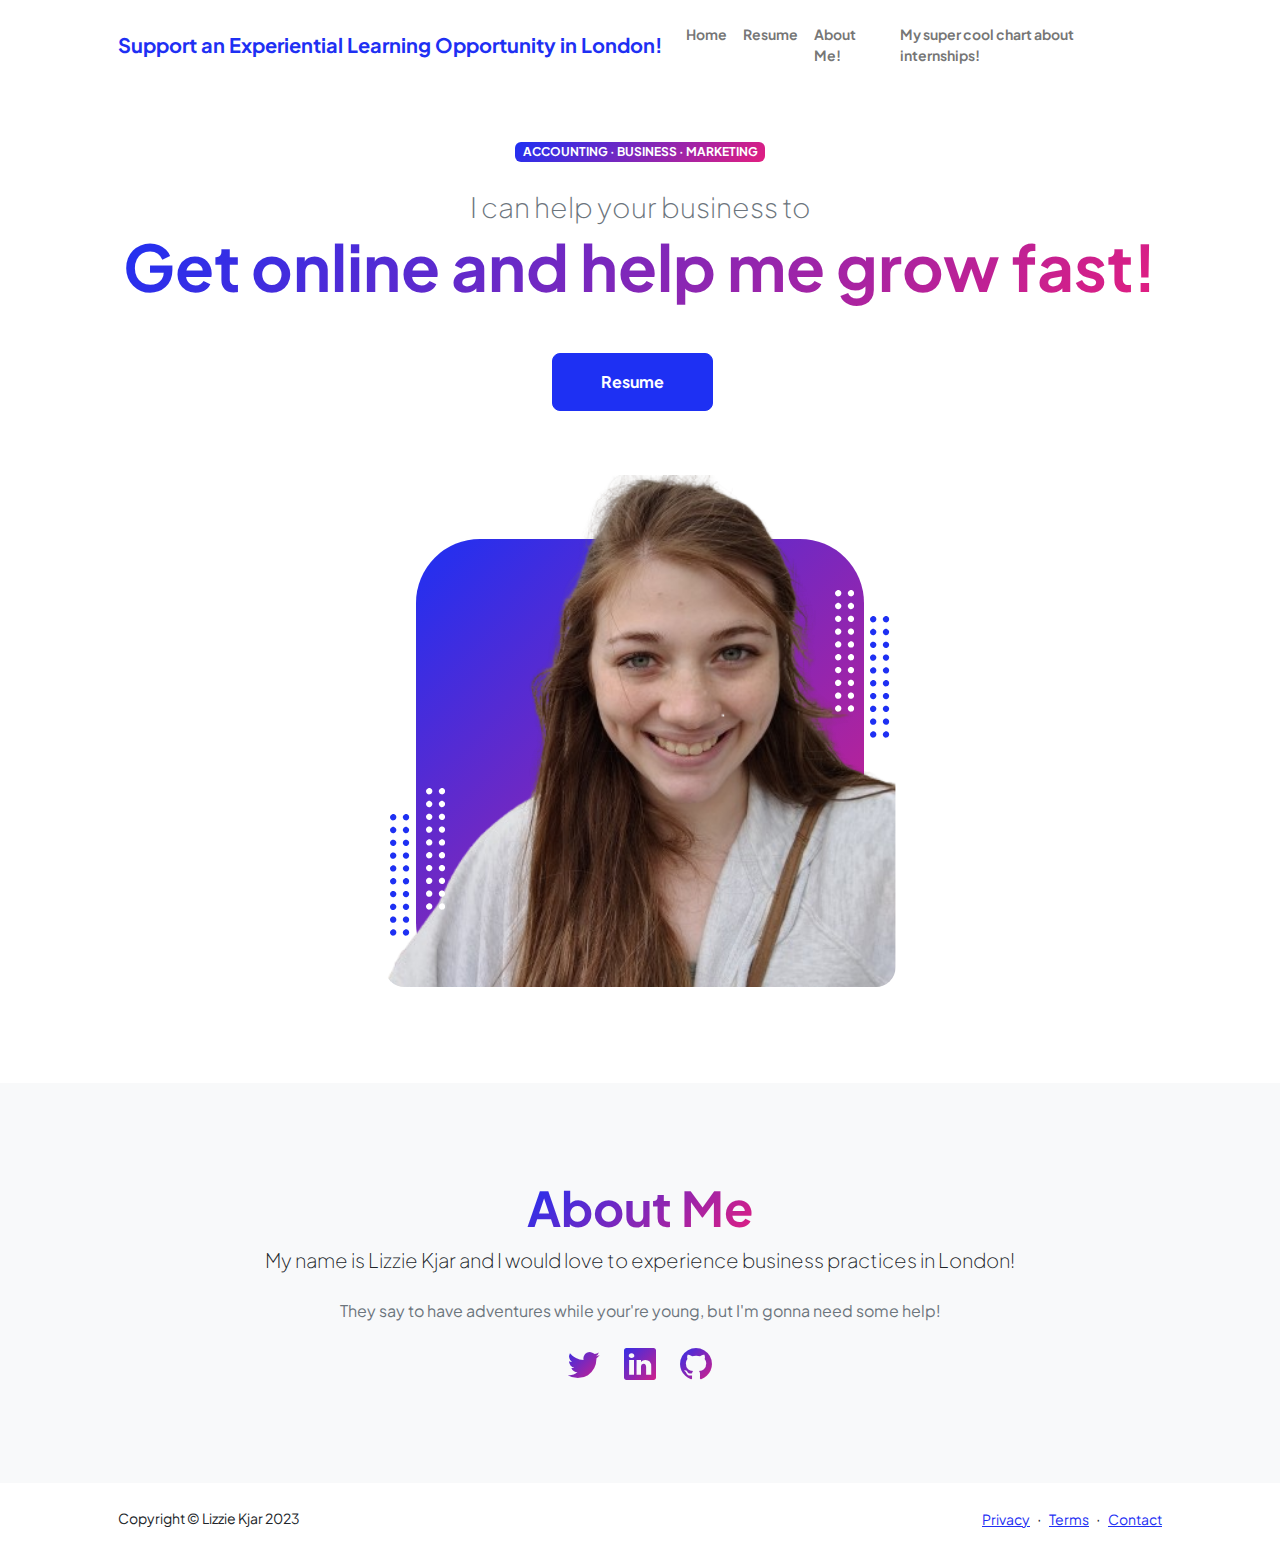
<file: index.html>
<!DOCTYPE html>
<html lang="en">
    <head>
        <meta charset="utf-8" />
        <meta name="viewport" content="width=device-width, initial-scale=1, shrink-to-fit=no" />
        <meta name="description" content="" />
        <meta name="author" content="" />
        <title>Support an Experiential Learning Opportunity in London!</title>
        <!-- Favicon-->
        <link rel="icon" type="image/x-icon" href="assets/favicon.ico" />
        <!-- Custom Google font-->
        <link rel="preconnect" href="https://fonts.googleapis.com" />
        <link rel="preconnect" href="https://fonts.gstatic.com" crossorigin />
        <link href="https://fonts.googleapis.com/css2?family=Plus+Jakarta+Sans:wght@100;200;300;400;500;600;700;800;900&amp;display=swap" rel="stylesheet" />
        <!-- Bootstrap icons-->
        <link href="https://cdn.jsdelivr.net/npm/bootstrap-icons@1.8.1/font/bootstrap-icons.css" rel="stylesheet" />
        <!-- Core theme CSS (includes Bootstrap)-->
        <link href="css/styles.css" rel="stylesheet" />
    </head>
    <body class="d-flex flex-column h-100">
        <main class="flex-shrink-0">
            <!-- Navigation-->
            <nav class="navbar navbar-expand-lg navbar-light bg-white py-3">
                <div class="container px-5">
                    <a class="navbar-brand" href="index.html"><span class="fw-bolder text-primary">Support an Experiential Learning Opportunity in London!</span></a>
                    <button class="navbar-toggler" type="button" data-bs-toggle="collapse" data-bs-target="#navbarSupportedContent" aria-controls="navbarSupportedContent" aria-expanded="false" aria-label="Toggle navigation"><span class="navbar-toggler-icon"></span></button>
                    <div class="collapse navbar-collapse" id="navbarSupportedContent">
                        <ul class="navbar-nav ms-auto mb-2 mb-lg-0 small fw-bolder">
                            <li class="nav-item"><a class="nav-link" href="index.html">Home</a></li>
                            <li class="nav-item"><a class="nav-link" href="resume.html">Resume</a></li>
                            <li class="nav-item"><a class="nav-link" href="home.html">About Me!</a></li>
                            <li class="nav-item"><a class="nav-link" href="contact.html">My super cool chart about internships!</a></li>
                        </ul>
                    </div>
                </div>
            </nav>
            <!-- Header-->
            <header class="py-5">
                <div class="container px-5 pb-5">
                    <div class="row gx-5 align-items-center">
                        <div class="col-xxl-5">
                            <!-- Header text content-->
                            <div class="text-center text-xxl-start">
                                <div class="badge bg-gradient-primary-to-secondary text-white mb-4"><div class="text-uppercase"> Accounting &middot; Business &middot; Marketing</div></div>
                                <div class="fs-3 fw-light text-muted">I can help your business to</div>
                                <h1 class="display-3 fw-bolder mb-5"><span class="text-gradient d-inline">Get online and help me grow fast!</span></h1>
                                <div class="d-grid gap-3 d-sm-flex justify-content-sm-center justify-content-xxl-start mb-3">
                                    <a class="btn btn-primary btn-lg px-5 py-3 me-sm-3 fs-6 fw-bolder" href="resume.html">Resume</a>
                                    <!--<a class="btn btn-outline-dark btn-lg px-5 py-3 fs-6 fw-bolder" href="projects.html">Projects</a>-->
                                </div>
                            </div>
                        </div>
                        <div class="col-xxl-7">
                            <!-- Header profile picture-->
                            <div class="d-flex justify-content-center mt-5 mt-xxl-0">
                                <div class="profile bg-gradient-primary-to-secondary">
                                    <!-- TIP: For best results, use a photo with a transparent background like the demo example below-->
                                    <!-- Watch a tutorial on how to do this on YouTube (link)-->
                                    <img class="profile-img position" src="IMG_20230930_155631-removebg-preview.png" alt="..." />
                                    <div class="dots-1">
                                        <!-- SVG Dots-->
                                        <svg version="1.1" xmlns="http://www.w3.org/2000/svg" xmlns:xlink="http://www.w3.org/1999/xlink" x="0px" y="0px" viewBox="0 0 191.6 1215.4" style="enable-background: new 0 0 191.6 1215.4" xml:space="preserve">
                                            <g transform="translate(0.000000,1280.000000) scale(0.100000,-0.100000)">
                                                <path d="M227.7,12788.6c-105-35-200-141-222-248c-43-206,163-412,369-369c155,32,275,190,260,339c-11,105-90,213-190,262        C383.7,12801.6,289.7,12808.6,227.7,12788.6z"></path>
                                                <path d="M1507.7,12788.6c-151-50-253-216-222-362c25-119,136-230,254-255c194-41,395,142,375,339c-11,105-90,213-190,262        C1663.7,12801.6,1569.7,12808.6,1507.7,12788.6z"></path>
                                                <path d="M227.7,11508.6c-105-35-200-141-222-248c-43-206,163-412,369-369c155,32,275,190,260,339c-11,105-90,213-190,262        C383.7,11521.6,289.7,11528.6,227.7,11508.6z"></path>
                                                <path d="M1507.7,11508.6c-151-50-253-216-222-362c25-119,136-230,254-255c194-41,395,142,375,339c-11,105-90,213-190,262        C1663.7,11521.6,1569.7,11528.6,1507.7,11508.6z"></path>
                                                <path d="M227.7,10228.6c-105-35-200-141-222-248c-43-206,163-412,369-369c155,32,275,190,260,339c-11,105-90,213-190,262        C383.7,10241.6,289.7,10248.6,227.7,10228.6z"></path>
                                                <path d="M1507.7,10228.6c-105-35-200-141-222-248c-43-206,163-412,369-369c155,32,275,190,260,339c-11,105-90,213-190,262        C1663.7,10241.6,1569.7,10248.6,1507.7,10228.6z"></path>
                                                <path d="M227.7,8948.6c-105-35-200-141-222-248c-43-206,163-412,369-369c155,32,275,190,260,339c-11,105-90,213-190,262        C383.7,8961.6,289.7,8968.6,227.7,8948.6z"></path>
                                                <path d="M1507.7,8948.6c-105-35-200-141-222-248c-43-206,163-412,369-369c155,32,275,190,260,339c-11,105-90,213-190,262        C1663.7,8961.6,1569.7,8968.6,1507.7,8948.6z"></path>
                                                <path d="M227.7,7668.6c-105-35-200-141-222-248c-43-206,163-412,369-369c155,32,275,190,260,339c-11,105-90,213-190,262        C383.7,7681.6,289.7,7688.6,227.7,7668.6z"></path>
                                                <path d="M1507.7,7668.6c-105-35-200-141-222-248c-43-206,163-412,369-369c155,32,275,190,260,339c-11,105-90,213-190,262        C1663.7,7681.6,1569.7,7688.6,1507.7,7668.6z"></path>
                                                <path d="M227.7,6388.6c-105-35-200-141-222-248c-43-206,163-412,369-369c155,32,275,190,260,339c-11,105-90,213-190,262        C383.7,6401.6,289.7,6408.6,227.7,6388.6z"></path>
                                                <path d="M1507.7,6388.6c-105-35-200-141-222-248c-43-206,163-412,369-369c155,32,275,190,260,339c-11,105-90,213-190,262        C1663.7,6401.6,1569.7,6408.6,1507.7,6388.6z"></path>
                                                <path d="M227.7,5108.6c-105-35-200-141-222-248c-43-206,163-412,369-369c155,32,275,190,260,339c-11,105-90,213-190,262        C383.7,5121.6,289.7,5128.6,227.7,5108.6z"></path>
                                                <path d="M1507.7,5108.6c-105-35-200-141-222-248c-43-206,163-412,369-369c155,32,275,190,260,339c-11,105-90,213-190,262        C1663.7,5121.6,1569.7,5128.6,1507.7,5108.6z"></path>
                                                <path d="M227.7,3828.6c-105-35-200-141-222-248c-43-206,163-412,369-369c155,32,275,190,260,339c-11,105-90,213-190,262        C383.7,3841.6,289.7,3848.6,227.7,3828.6z"></path>
                                                <path d="M1507.7,3828.6c-105-35-200-141-222-248c-43-206,163-412,369-369c155,32,275,190,260,339c-11,105-90,213-190,262        C1663.7,3841.6,1569.7,3848.6,1507.7,3828.6z"></path>
                                                <path d="M227.7,2548.6c-105-35-200-141-222-248c-43-206,163-412,369-369c155,32,275,190,260,339c-11,105-90,213-190,262        C383.7,2561.6,289.7,2568.6,227.7,2548.6z"></path>
                                                <path d="M1507.7,2548.6c-105-35-200-141-222-248c-43-206,163-412,369-369c155,32,275,190,260,339c-11,105-90,213-190,262        C1663.7,2561.6,1569.7,2568.6,1507.7,2548.6z"></path>
                                                <path d="M227.7,1268.6c-105-35-200-141-222-248c-43-206,163-412,369-369c155,32,275,190,260,339c-11,105-90,213-190,262        C383.7,1281.6,289.7,1288.6,227.7,1268.6z"></path>
                                                <path d="M1507.7,1268.6c-105-35-200-141-222-248c-43-206,163-412,369-369c155,32,275,190,260,339c-11,105-90,213-190,262        C1663.7,1281.6,1569.7,1288.6,1507.7,1268.6z"></path>
                                            </g>
                                        </svg>
                                        <!-- END of SVG dots-->
                                    </div>
                                    <div class="dots-2">
                                        <!-- SVG Dots-->
                                        <svg version="1.1" xmlns="http://www.w3.org/2000/svg" xmlns:xlink="http://www.w3.org/1999/xlink" x="0px" y="0px" viewBox="0 0 191.6 1215.4" style="enable-background: new 0 0 191.6 1215.4" xml:space="preserve">
                                            <g transform="translate(0.000000,1280.000000) scale(0.100000,-0.100000)">
                                                <path d="M227.7,12788.6c-105-35-200-141-222-248c-43-206,163-412,369-369c155,32,275,190,260,339c-11,105-90,213-190,262        C383.7,12801.6,289.7,12808.6,227.7,12788.6z"></path>
                                                <path d="M1507.7,12788.6c-151-50-253-216-222-362c25-119,136-230,254-255c194-41,395,142,375,339c-11,105-90,213-190,262        C1663.7,12801.6,1569.7,12808.6,1507.7,12788.6z"></path>
                                                <path d="M227.7,11508.6c-105-35-200-141-222-248c-43-206,163-412,369-369c155,32,275,190,260,339c-11,105-90,213-190,262        C383.7,11521.6,289.7,11528.6,227.7,11508.6z"></path>
                                                <path d="M1507.7,11508.6c-151-50-253-216-222-362c25-119,136-230,254-255c194-41,395,142,375,339c-11,105-90,213-190,262        C1663.7,11521.6,1569.7,11528.6,1507.7,11508.6z"></path>
                                                <path d="M227.7,10228.6c-105-35-200-141-222-248c-43-206,163-412,369-369c155,32,275,190,260,339c-11,105-90,213-190,262        C383.7,10241.6,289.7,10248.6,227.7,10228.6z"></path>
                                                <path d="M1507.7,10228.6c-105-35-200-141-222-248c-43-206,163-412,369-369c155,32,275,190,260,339c-11,105-90,213-190,262        C1663.7,10241.6,1569.7,10248.6,1507.7,10228.6z"></path>
                                                <path d="M227.7,8948.6c-105-35-200-141-222-248c-43-206,163-412,369-369c155,32,275,190,260,339c-11,105-90,213-190,262        C383.7,8961.6,289.7,8968.6,227.7,8948.6z"></path>
                                                <path d="M1507.7,8948.6c-105-35-200-141-222-248c-43-206,163-412,369-369c155,32,275,190,260,339c-11,105-90,213-190,262        C1663.7,8961.6,1569.7,8968.6,1507.7,8948.6z"></path>
                                                <path d="M227.7,7668.6c-105-35-200-141-222-248c-43-206,163-412,369-369c155,32,275,190,260,339c-11,105-90,213-190,262        C383.7,7681.6,289.7,7688.6,227.7,7668.6z"></path>
                                                <path d="M1507.7,7668.6c-105-35-200-141-222-248c-43-206,163-412,369-369c155,32,275,190,260,339c-11,105-90,213-190,262        C1663.7,7681.6,1569.7,7688.6,1507.7,7668.6z"></path>
                                                <path d="M227.7,6388.6c-105-35-200-141-222-248c-43-206,163-412,369-369c155,32,275,190,260,339c-11,105-90,213-190,262        C383.7,6401.6,289.7,6408.6,227.7,6388.6z"></path>
                                                <path d="M1507.7,6388.6c-105-35-200-141-222-248c-43-206,163-412,369-369c155,32,275,190,260,339c-11,105-90,213-190,262        C1663.7,6401.6,1569.7,6408.6,1507.7,6388.6z"></path>
                                                <path d="M227.7,5108.6c-105-35-200-141-222-248c-43-206,163-412,369-369c155,32,275,190,260,339c-11,105-90,213-190,262        C383.7,5121.6,289.7,5128.6,227.7,5108.6z"></path>
                                                <path d="M1507.7,5108.6c-105-35-200-141-222-248c-43-206,163-412,369-369c155,32,275,190,260,339c-11,105-90,213-190,262        C1663.7,5121.6,1569.7,5128.6,1507.7,5108.6z"></path>
                                                <path d="M227.7,3828.6c-105-35-200-141-222-248c-43-206,163-412,369-369c155,32,275,190,260,339c-11,105-90,213-190,262        C383.7,3841.6,289.7,3848.6,227.7,3828.6z"></path>
                                                <path d="M1507.7,3828.6c-105-35-200-141-222-248c-43-206,163-412,369-369c155,32,275,190,260,339c-11,105-90,213-190,262        C1663.7,3841.6,1569.7,3848.6,1507.7,3828.6z"></path>
                                                <path d="M227.7,2548.6c-105-35-200-141-222-248c-43-206,163-412,369-369c155,32,275,190,260,339c-11,105-90,213-190,262        C383.7,2561.6,289.7,2568.6,227.7,2548.6z"></path>
                                                <path d="M1507.7,2548.6c-105-35-200-141-222-248c-43-206,163-412,369-369c155,32,275,190,260,339c-11,105-90,213-190,262        C1663.7,2561.6,1569.7,2568.6,1507.7,2548.6z"></path>
                                                <path d="M227.7,1268.6c-105-35-200-141-222-248c-43-206,163-412,369-369c155,32,275,190,260,339c-11,105-90,213-190,262        C383.7,1281.6,289.7,1288.6,227.7,1268.6z"></path>
                                                <path d="M1507.7,1268.6c-105-35-200-141-222-248c-43-206,163-412,369-369c155,32,275,190,260,339c-11,105-90,213-190,262        C1663.7,1281.6,1569.7,1288.6,1507.7,1268.6z"></path>
                                            </g>
                                        </svg>
                                        <!-- END of SVG dots-->
                                    </div>
                                    <div class="dots-3">
                                        <!-- SVG Dots-->
                                        <svg version="1.1" xmlns="http://www.w3.org/2000/svg" xmlns:xlink="http://www.w3.org/1999/xlink" x="0px" y="0px" viewBox="0 0 191.6 1215.4" style="enable-background: new 0 0 191.6 1215.4" xml:space="preserve">
                                            <g transform="translate(0.000000,1280.000000) scale(0.100000,-0.100000)">
                                                <path d="M227.7,12788.6c-105-35-200-141-222-248c-43-206,163-412,369-369c155,32,275,190,260,339c-11,105-90,213-190,262        C383.7,12801.6,289.7,12808.6,227.7,12788.6z"></path>
                                                <path d="M1507.7,12788.6c-151-50-253-216-222-362c25-119,136-230,254-255c194-41,395,142,375,339c-11,105-90,213-190,262        C1663.7,12801.6,1569.7,12808.6,1507.7,12788.6z"></path>
                                                <path d="M227.7,11508.6c-105-35-200-141-222-248c-43-206,163-412,369-369c155,32,275,190,260,339c-11,105-90,213-190,262        C383.7,11521.6,289.7,11528.6,227.7,11508.6z"></path>
                                                <path d="M1507.7,11508.6c-151-50-253-216-222-362c25-119,136-230,254-255c194-41,395,142,375,339c-11,105-90,213-190,262        C1663.7,11521.6,1569.7,11528.6,1507.7,11508.6z"></path>
                                                <path d="M227.7,10228.6c-105-35-200-141-222-248c-43-206,163-412,369-369c155,32,275,190,260,339c-11,105-90,213-190,262        C383.7,10241.6,289.7,10248.6,227.7,10228.6z"></path>
                                                <path d="M1507.7,10228.6c-105-35-200-141-222-248c-43-206,163-412,369-369c155,32,275,190,260,339c-11,105-90,213-190,262        C1663.7,10241.6,1569.7,10248.6,1507.7,10228.6z"></path>
                                                <path d="M227.7,8948.6c-105-35-200-141-222-248c-43-206,163-412,369-369c155,32,275,190,260,339c-11,105-90,213-190,262        C383.7,8961.6,289.7,8968.6,227.7,8948.6z"></path>
                                                <path d="M1507.7,8948.6c-105-35-200-141-222-248c-43-206,163-412,369-369c155,32,275,190,260,339c-11,105-90,213-190,262        C1663.7,8961.6,1569.7,8968.6,1507.7,8948.6z"></path>
                                                <path d="M227.7,7668.6c-105-35-200-141-222-248c-43-206,163-412,369-369c155,32,275,190,260,339c-11,105-90,213-190,262        C383.7,7681.6,289.7,7688.6,227.7,7668.6z"></path>
                                                <path d="M1507.7,7668.6c-105-35-200-141-222-248c-43-206,163-412,369-369c155,32,275,190,260,339c-11,105-90,213-190,262        C1663.7,7681.6,1569.7,7688.6,1507.7,7668.6z"></path>
                                                <path d="M227.7,6388.6c-105-35-200-141-222-248c-43-206,163-412,369-369c155,32,275,190,260,339c-11,105-90,213-190,262        C383.7,6401.6,289.7,6408.6,227.7,6388.6z"></path>
                                                <path d="M1507.7,6388.6c-105-35-200-141-222-248c-43-206,163-412,369-369c155,32,275,190,260,339c-11,105-90,213-190,262        C1663.7,6401.6,1569.7,6408.6,1507.7,6388.6z"></path>
                                                <path d="M227.7,5108.6c-105-35-200-141-222-248c-43-206,163-412,369-369c155,32,275,190,260,339c-11,105-90,213-190,262        C383.7,5121.6,289.7,5128.6,227.7,5108.6z"></path>
                                                <path d="M1507.7,5108.6c-105-35-200-141-222-248c-43-206,163-412,369-369c155,32,275,190,260,339c-11,105-90,213-190,262        C1663.7,5121.6,1569.7,5128.6,1507.7,5108.6z"></path>
                                                <path d="M227.7,3828.6c-105-35-200-141-222-248c-43-206,163-412,369-369c155,32,275,190,260,339c-11,105-90,213-190,262        C383.7,3841.6,289.7,3848.6,227.7,3828.6z"></path>
                                                <path d="M1507.7,3828.6c-105-35-200-141-222-248c-43-206,163-412,369-369c155,32,275,190,260,339c-11,105-90,213-190,262        C1663.7,3841.6,1569.7,3848.6,1507.7,3828.6z"></path>
                                                <path d="M227.7,2548.6c-105-35-200-141-222-248c-43-206,163-412,369-369c155,32,275,190,260,339c-11,105-90,213-190,262        C383.7,2561.6,289.7,2568.6,227.7,2548.6z"></path>
                                                <path d="M1507.7,2548.6c-105-35-200-141-222-248c-43-206,163-412,369-369c155,32,275,190,260,339c-11,105-90,213-190,262        C1663.7,2561.6,1569.7,2568.6,1507.7,2548.6z"></path>
                                                <path d="M227.7,1268.6c-105-35-200-141-222-248c-43-206,163-412,369-369c155,32,275,190,260,339c-11,105-90,213-190,262        C383.7,1281.6,289.7,1288.6,227.7,1268.6z"></path>
                                                <path d="M1507.7,1268.6c-105-35-200-141-222-248c-43-206,163-412,369-369c155,32,275,190,260,339c-11,105-90,213-190,262        C1663.7,1281.6,1569.7,1288.6,1507.7,1268.6z"></path>
                                            </g>
                                        </svg>
                                        <!-- END of SVG dots-->
                                    </div>
                                    <div class="dots-4">
                                        <!-- SVG Dots-->
                                        <svg version="1.1" xmlns="http://www.w3.org/2000/svg" xmlns:xlink="http://www.w3.org/1999/xlink" x="0px" y="0px" viewBox="0 0 191.6 1215.4" style="enable-background: new 0 0 191.6 1215.4" xml:space="preserve">
                                            <g transform="translate(0.000000,1280.000000) scale(0.100000,-0.100000)">
                                                <path d="M227.7,12788.6c-105-35-200-141-222-248c-43-206,163-412,369-369c155,32,275,190,260,339c-11,105-90,213-190,262        C383.7,12801.6,289.7,12808.6,227.7,12788.6z"></path>
                                                <path d="M1507.7,12788.6c-151-50-253-216-222-362c25-119,136-230,254-255c194-41,395,142,375,339c-11,105-90,213-190,262        C1663.7,12801.6,1569.7,12808.6,1507.7,12788.6z"></path>
                                                <path d="M227.7,11508.6c-105-35-200-141-222-248c-43-206,163-412,369-369c155,32,275,190,260,339c-11,105-90,213-190,262        C383.7,11521.6,289.7,11528.6,227.7,11508.6z"></path>
                                                <path d="M1507.7,11508.6c-151-50-253-216-222-362c25-119,136-230,254-255c194-41,395,142,375,339c-11,105-90,213-190,262        C1663.7,11521.6,1569.7,11528.6,1507.7,11508.6z"></path>
                                                <path d="M227.7,10228.6c-105-35-200-141-222-248c-43-206,163-412,369-369c155,32,275,190,260,339c-11,105-90,213-190,262        C383.7,10241.6,289.7,10248.6,227.7,10228.6z"></path>
                                                <path d="M1507.7,10228.6c-105-35-200-141-222-248c-43-206,163-412,369-369c155,32,275,190,260,339c-11,105-90,213-190,262        C1663.7,10241.6,1569.7,10248.6,1507.7,10228.6z"></path>
                                                <path d="M227.7,8948.6c-105-35-200-141-222-248c-43-206,163-412,369-369c155,32,275,190,260,339c-11,105-90,213-190,262        C383.7,8961.6,289.7,8968.6,227.7,8948.6z"></path>
                                                <path d="M1507.7,8948.6c-105-35-200-141-222-248c-43-206,163-412,369-369c155,32,275,190,260,339c-11,105-90,213-190,262        C1663.7,8961.6,1569.7,8968.6,1507.7,8948.6z"></path>
                                                <path d="M227.7,7668.6c-105-35-200-141-222-248c-43-206,163-412,369-369c155,32,275,190,260,339c-11,105-90,213-190,262        C383.7,7681.6,289.7,7688.6,227.7,7668.6z"></path>
                                                <path d="M1507.7,7668.6c-105-35-200-141-222-248c-43-206,163-412,369-369c155,32,275,190,260,339c-11,105-90,213-190,262        C1663.7,7681.6,1569.7,7688.6,1507.7,7668.6z"></path>
                                                <path d="M227.7,6388.6c-105-35-200-141-222-248c-43-206,163-412,369-369c155,32,275,190,260,339c-11,105-90,213-190,262        C383.7,6401.6,289.7,6408.6,227.7,6388.6z"></path>
                                                <path d="M1507.7,6388.6c-105-35-200-141-222-248c-43-206,163-412,369-369c155,32,275,190,260,339c-11,105-90,213-190,262        C1663.7,6401.6,1569.7,6408.6,1507.7,6388.6z"></path>
                                                <path d="M227.7,5108.6c-105-35-200-141-222-248c-43-206,163-412,369-369c155,32,275,190,260,339c-11,105-90,213-190,262        C383.7,5121.6,289.7,5128.6,227.7,5108.6z"></path>
                                                <path d="M1507.7,5108.6c-105-35-200-141-222-248c-43-206,163-412,369-369c155,32,275,190,260,339c-11,105-90,213-190,262        C1663.7,5121.6,1569.7,5128.6,1507.7,5108.6z"></path>
                                                <path d="M227.7,3828.6c-105-35-200-141-222-248c-43-206,163-412,369-369c155,32,275,190,260,339c-11,105-90,213-190,262        C383.7,3841.6,289.7,3848.6,227.7,3828.6z"></path>
                                                <path d="M1507.7,3828.6c-105-35-200-141-222-248c-43-206,163-412,369-369c155,32,275,190,260,339c-11,105-90,213-190,262        C1663.7,3841.6,1569.7,3848.6,1507.7,3828.6z"></path>
                                                <path d="M227.7,2548.6c-105-35-200-141-222-248c-43-206,163-412,369-369c155,32,275,190,260,339c-11,105-90,213-190,262        C383.7,2561.6,289.7,2568.6,227.7,2548.6z"></path>
                                                <path d="M1507.7,2548.6c-105-35-200-141-222-248c-43-206,163-412,369-369c155,32,275,190,260,339c-11,105-90,213-190,262        C1663.7,2561.6,1569.7,2568.6,1507.7,2548.6z"></path>
                                                <path d="M227.7,1268.6c-105-35-200-141-222-248c-43-206,163-412,369-369c155,32,275,190,260,339c-11,105-90,213-190,262        C383.7,1281.6,289.7,1288.6,227.7,1268.6z"></path>
                                                <path d="M1507.7,1268.6c-105-35-200-141-222-248c-43-206,163-412,369-369c155,32,275,190,260,339c-11,105-90,213-190,262        C1663.7,1281.6,1569.7,1288.6,1507.7,1268.6z"></path>
                                            </g>
                                        </svg>
                                        <!-- END of SVG dots-->
                                    </div>
                                </div>
                            </div>
                        </div>
                    </div>
                </div>
            </header>
            <!-- About Section-->
            <section class="bg-light py-5">
                <div class="container px-5">
                    <div class="row gx-5 justify-content-center">
                        <div class="col-xxl-8">
                            <div class="text-center my-5">
                                <h2 class="display-5 fw-bolder"><span class="text-gradient d-inline">About Me</span></h2>
                                <p class="lead fw-light mb-4">My name is Lizzie Kjar and I would love to experience business practices in London!</p>
                                <p class="text-muted">They say to have adventures while your're young, but I'm gonna need some help!</p>
                                <div class="d-flex justify-content-center fs-2 gap-4">
                                    <a class="text-gradient" href="!#"><i class="bi bi-twitter"></i></a>
                                    <a class="text-gradient" href="https://www.linkedin.com/in/elizabeth-kjar-898312266/"><i class="bi bi-linkedin"></i></a>
                                    <a class="text-gradient" href="#!"><i class="bi bi-github"></i></a>
                                </div>
                            </div>
                        </div>
                    </div>
                </div>
            </section>
        </main>
        <!-- Footer-->
        <footer class="bg-white py-4 mt-auto">
            <div class="container px-5">
                <div class="row align-items-center justify-content-between flex-column flex-sm-row">
                    <div class="col-auto"><div class="small m-0">Copyright &copy; Lizzie Kjar 2023</div></div>
                    <div class="col-auto">
                        <a class="small" href="#!">Privacy</a>
                        <span class="mx-1">&middot;</span>
                        <a class="small" href="#!">Terms</a>
                        <span class="mx-1">&middot;</span>
                        <a class="small" href="#!">Contact</a>
                    </div>
                </div>
            </div>
        </footer>
        <!-- Bootstrap core JS-->
        <script src="https://cdn.jsdelivr.net/npm/bootstrap@5.2.3/dist/js/bootstrap.bundle.min.js"></script>
        <!-- Core theme JS-->
        <script src="js/scripts.js"></script>
    </body>
</html>
</file>
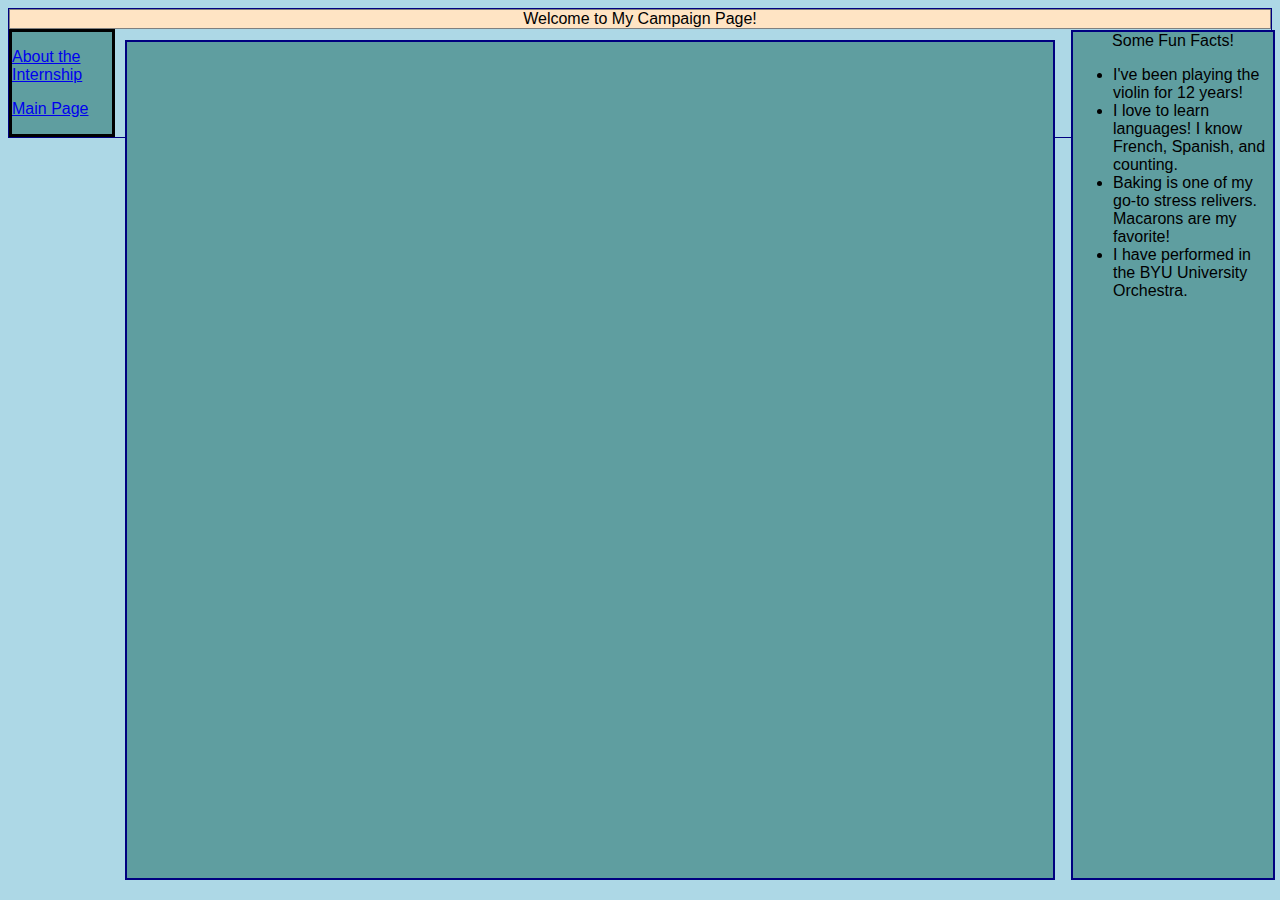
<file: home.html>
<!DOCTYPE html>
<html lang="en">
<head>
    <meta charset="UTF-8">
    <meta name="viewport" content="width=device-width, initial-scale=1.0">
    <title>Welcome!</title>
    <link rel="stylesheet" href="mystyles.css">
    <div class="fronttitle pos">Welcome to My Campaign Page!</div>
    <div class="links">
        <p><a href ="https://kennedy.byu.edu/isp-program/london-internships-spring-summer-fall">About the Internship</a></p>
       <p><a href="index.html">Main Page</a></p> 
        <!--<p><a href="./efforts.html">What Am I Doing On My End?</a></p> -->
    </div>
</head>
    <!--<img class="pic" src="../images/image.webp">-->
<body>
    <div></div>
    <div class="common center"> <iframe width="900" height="500" src="https://www.youtube.com/embed/jGg9gMHQT2I?si=DYhdUVLYLzBw2s83" title="YouTube video player" frameborder="0" allow="accelerometer; autoplay; 
        clipboard-write; encrypted-media; gyroscope; picture-in-picture; web-share" allowfullscreen></iframe></div>
    <div class="common rightcolumn">Some Fun Facts!
        <ul class="rcside">
            <li class="allign">I've been playing the violin for 12 years!</li>
            <li class="allign">I love to learn languages! I know French, Spanish, and counting.</li>
            <li class="allign">Baking is one of my go-to stress relivers. Macarons are my favorite!</li>
            <li class="allign"> I have performed in the BYU University Orchestra.</li>
        <ul>
        <!--<ol class="allign ldn"> Some cool stuff about London!
            <li>Over 300 languages are spoken there </li>
            <li>The British drink about 100 million cups of tea every day!</li>
            <li>London is the smallest city in England</li>
        </ol>-->
    </div>
    <div></div>
    <div></div>
</body>
</html>
</file>
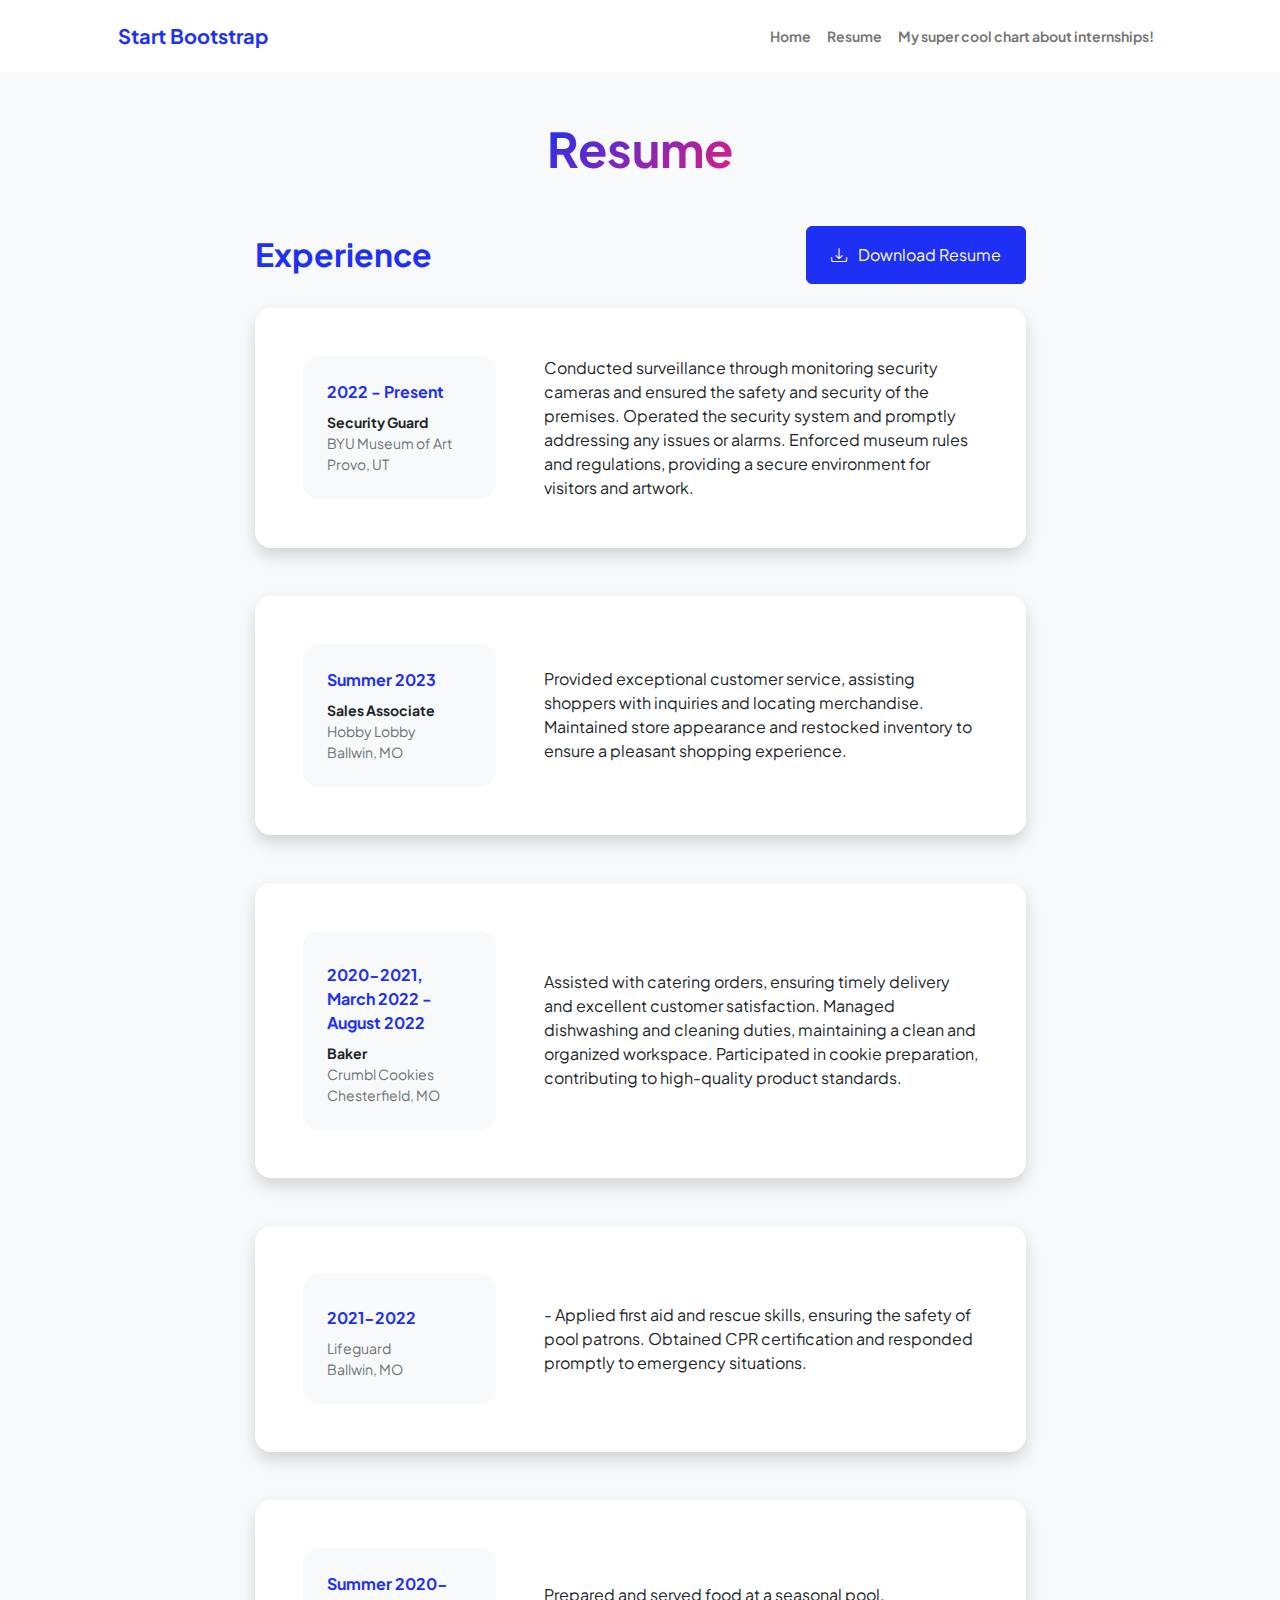
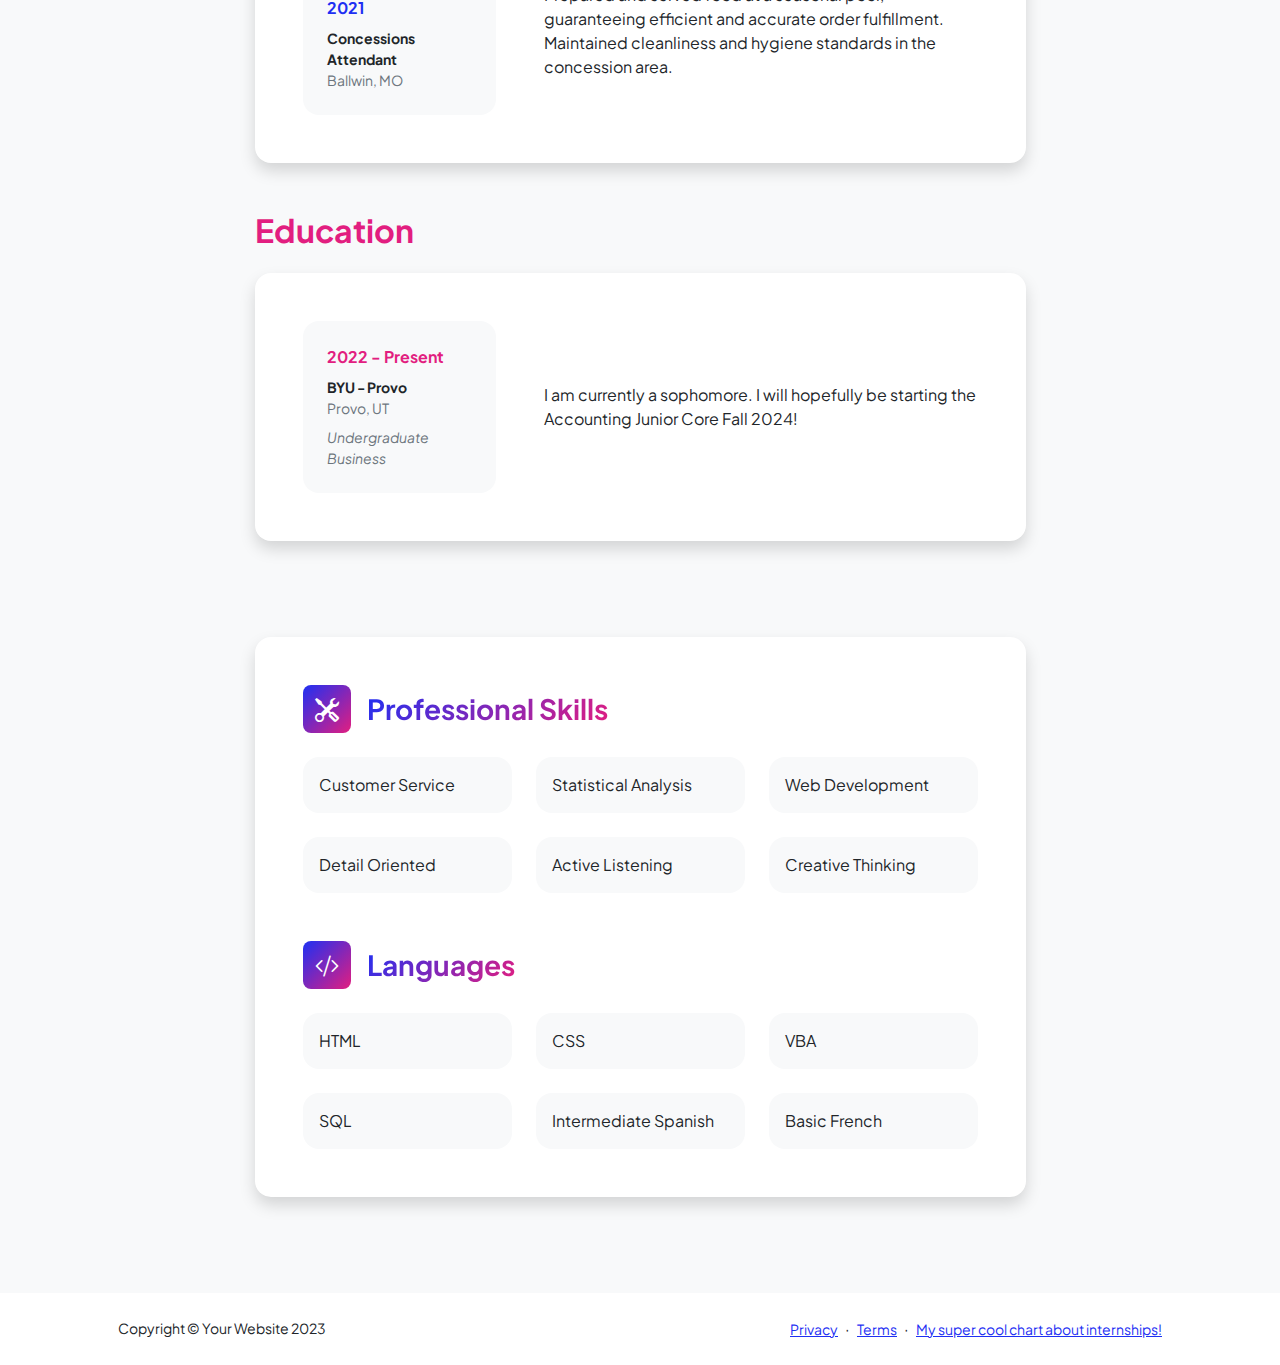
<file: resume.html>
<!DOCTYPE html>
<html lang="en">
    <head>
        <meta charset="utf-8" />
        <meta name="viewport" content="width=device-width, initial-scale=1, shrink-to-fit=no" />
        <meta name="description" content="" />
        <meta name="author" content="" />
        <title>London Internship!</title>
        <!-- Favicon-->
        <link rel="icon" type="image/x-icon" href="assets/favicon.ico" />
        <!-- Custom Google font-->
        <link rel="preconnect" href="https://fonts.googleapis.com" />
        <link rel="preconnect" href="https://fonts.gstatic.com" crossorigin />
        <link href="https://fonts.googleapis.com/css2?family=Plus+Jakarta+Sans:wght@100;200;300;400;500;600;700;800;900&amp;display=swap" rel="stylesheet" />
        <!-- Bootstrap icons-->
        <link href="https://cdn.jsdelivr.net/npm/bootstrap-icons@1.8.1/font/bootstrap-icons.css" rel="stylesheet" />
        <!-- Core theme CSS (includes Bootstrap)-->
        <link href="css/styles.css" rel="stylesheet" />
    </head>
    <body class="d-flex flex-column h-100 bg-light">
        <main class="flex-shrink-0">
            <!-- Navigation-->
            <nav class="navbar navbar-expand-lg navbar-light bg-white py-3">
                <div class="container px-5">
                    <a class="navbar-brand" href="index.html"><span class="fw-bolder text-primary">Start Bootstrap</span></a>
                    <button class="navbar-toggler" type="button" data-bs-toggle="collapse" data-bs-target="#navbarSupportedContent" aria-controls="navbarSupportedContent" aria-expanded="false" aria-label="Toggle navigation"><span class="navbar-toggler-icon"></span></button>
                    <div class="collapse navbar-collapse" id="navbarSupportedContent">
                        <ul class="navbar-nav ms-auto mb-2 mb-lg-0 small fw-bolder">
                            <li class="nav-item"><a class="nav-link" href="index.html">Home</a></li>
                            <li class="nav-item"><a class="nav-link" href="resume.html">Resume</a></li>
                            <li class="nav-item"><a class="nav-link" href="home.html">My super cool chart about internships!</a></li>
                        </ul>
                    </div>
                </div>
            </nav>
            <!-- Page Content-->
            <div class="container px-5 my-5">
                <div class="text-center mb-5">
                    <h1 class="display-5 fw-bolder mb-0"><span class="text-gradient d-inline">Resume</span></h1>
                </div>
                <div class="row gx-5 justify-content-center">
                    <div class="col-lg-11 col-xl-9 col-xxl-8">
                        <!-- Experience Section-->
                        <section>
                            <div class="d-flex align-items-center justify-content-between mb-4">
                                <h2 class="text-primary fw-bolder mb-0">Experience</h2>
                                <!-- Download resume button-->
                                <!-- Note: Set the link href target to a PDF file within your project-->
                                <a class="btn btn-primary px-4 py-3" href="#!">
                                    <div class="d-inline-block bi bi-download me-2"></div>
                                    Download Resume
                                </a>
                            </div>
                            <!-- Experience Card 1-->
                            <div class="card shadow border-0 rounded-4 mb-5">
                                <div class="card-body p-5">
                                    <div class="row align-items-center gx-5">
                                        <div class="col text-center text-lg-start mb-4 mb-lg-0">
                                            <div class="bg-light p-4 rounded-4">
                                                <div class="text-primary fw-bolder mb-2">2022 - Present</div>
                                                <div class="small fw-bolder">Security Guard</div>
                                                <div class="small text-muted">BYU Museum of Art</div>
                                                <div class="small text-muted">Provo, UT</div>
                                            </div>
                                        </div>
                                        <div class="col-lg-8"><div> Conducted surveillance through monitoring security cameras and ensured the safety and security of the premises. Operated the security system and promptly addressing any issues or alarms. Enforced museum rules and regulations, providing a secure environment for visitors and artwork.                                         
                                            </div></div>
                                    </div>
                                </div>
                            </div>
                            <!-- Experience Card 2-->
                            <div class="card shadow border-0 rounded-4 mb-5">
                                <div class="card-body p-5">
                                    <div class="row align-items-center gx-5">
                                        <div class="col text-center text-lg-start mb-4 mb-lg-0">
                                            <div class="bg-light p-4 rounded-4">
                                                <div class="text-primary fw-bolder mb-2">Summer 2023</div>
                                                <div class="small fw-bolder">Sales Associate</div>
                                                <div class="small text-muted">Hobby Lobby</div>
                                                <div class="small text-muted">Ballwin, MO</div>
                                            </div>
                                        </div>
                                        <div class="col-lg-8"><div> Provided exceptional customer service, assisting shoppers with inquiries and locating merchandise. Maintained store appearance and restocked inventory to ensure a pleasant shopping experience.
                                            
                                            </div></div>
                                    </div>
                                </div>
                            </div>
                        </sectiion>
                             <!-- Experience Card 2-->
                             <div class="card shadow border-0 rounded-4 mb-5">
                                <div class="card-body p-5">
                                    <div class="row align-items-center gx-5">
                                        <div class="col text-center text-lg-start mb-4 mb-lg-0">
                                            <div class="bg-light p-4 rounded-4">
                                                <div class="text-primary fw-bolder mb-2"></div>
                                                <div class="text-primary fw-bolder mb-2">2020-2021, March 2022 - August 2022</div>
                                                <div class="small fw-bolder">Baker</div>
                                                <div class="small text-muted">Crumbl Cookies</div>
                                                <div class="small text-muted">Chesterfield, MO</div>
                                            </div>
                                        </div>
                                        <div class="col-lg-8"><div>Assisted with catering orders, ensuring timely delivery and excellent customer satisfaction. Managed dishwashing and cleaning duties, maintaining a clean and organized workspace. Participated in cookie preparation, contributing to high-quality product standards.
                                            
                                            </div></div>
                                    </div>
                                </div>
                            </div>
                        </section>
                          <!-- Experience Card 2-->
                          <div class="card shadow border-0 rounded-4 mb-5">
                            <div class="card-body p-5">
                                <div class="row align-items-center gx-5">
                                    <div class="col text-center text-lg-start mb-4 mb-lg-0">
                                        <div class="bg-light p-4 rounded-4">
                                            <div class="text-primary fw-bolder mb-2"></div>
                                            <div class="text-primary fw-bolder mb-2">2021-2022</div>
                                            <div class="small text-muted">Lifeguard</div>
                                            <div class="small text-muted">Ballwin, MO</div>
                                        </div>
                                    </div>
                                    <div class="col-lg-8"><div>- Applied first aid and rescue skills, ensuring the safety of pool patrons. Obtained CPR certification and responded promptly to emergency situations.
                                        </div></div>
                                </div>
                            </div>
                        </div>
                    </section>
                             <!-- Experience Card 2-->
                             <div class="card shadow border-0 rounded-4 mb-5">
                                <div class="card-body p-5">
                                    <div class="row align-items-center gx-5">
                                        <div class="col text-center text-lg-start mb-4 mb-lg-0">
                                            <div class="bg-light p-4 rounded-4">
                                                <div class="text-primary fw-bolder mb-2">Summer 2020-2021</div>
                                                <div class="small fw-bolder">Concessions Attendant</div>
                                                <div class="small text-muted">Ballwin, MO</div>
                                            </div>
                                        </div>
                                        <div class="col-lg-8"><div> Prepared and served food at a seasonal pool, guaranteeing efficient and accurate order fulfillment. Maintained cleanliness and hygiene standards in the concession area.
                                            </div></div>
                                    </div>
                                </div>
                            </div>
                        </section>
                        <!-- Education Section-->
                        <section>
                            <h2 class="text-secondary fw-bolder mb-4">Education</h2>
                          <!-- Education Card 1-->
                            <div class="card shadow border-0 rounded-4 mb-5">
                                <div class="card-body p-5">
                                    <div class="row align-items-center gx-5">
                                        <div class="col text-center text-lg-start mb-4 mb-lg-0">
                                            <div class="bg-light p-4 rounded-4">
                                                <div class="text-secondary fw-bolder mb-2">2022 - Present</div>
                                                <div class="mb-2">
                                                    <div class="small fw-bolder">BYU - Provo</div>
                                                    <div class="small text-muted">Provo, UT</div>
                                                </div>
                                                <div class="fst-italic">
                                                    <div class="small text-muted">Undergraduate</div>
                                                    <div class="small text-muted">Business</div>
                                                </div>
                                            </div>
                                        </div>
                                        <div class="col-lg-8"><div>I am currently a sophomore. I will hopefully be starting the Accounting Junior Core Fall 2024! </div></div>
                                    </div>
                                </div>
                            </div>
                        </section>
                        <!-- Divider-->
                        <div class="pb-5"></div>
                        <!-- Skills Section-->
                        <section>
                            <!-- Skillset Card-->
                            <div class="card shadow border-0 rounded-4 mb-5">
                                <div class="card-body p-5">
                                    <!-- Professional skills list-->
                                    <div class="mb-5">
                                        <div class="d-flex align-items-center mb-4">
                                            <div class="feature bg-primary bg-gradient-primary-to-secondary text-white rounded-3 me-3"><i class="bi bi-tools"></i></div>
                                            <h3 class="fw-bolder mb-0"><span class="text-gradient d-inline">Professional Skills</span></h3>
                                        </div>
                                        <div class="row row-cols-1 row-cols-md-3 mb-4">
                                            <div class="col mb-4 mb-md-0"><div class="d-flex align-items-center bg-light rounded-4 p-3 h-100">Customer Service</div></div>
                                            <div class="col mb-4 mb-md-0"><div class="d-flex align-items-center bg-light rounded-4 p-3 h-100">Statistical Analysis</div></div>
                                            <div class="col"><div class="d-flex align-items-center bg-light rounded-4 p-3 h-100">Web Development</div></div>
                                        </div>
                                        <div class="row row-cols-1 row-cols-md-3">
                                            <div class="col mb-4 mb-md-0"><div class="d-flex align-items-center bg-light rounded-4 p-3 h-100">Detail Oriented</div></div>
                                            <div class="col mb-4 mb-md-0"><div class="d-flex align-items-center bg-light rounded-4 p-3 h-100">Active Listening</div></div>
                                            <div class="col"><div class="d-flex align-items-center bg-light rounded-4 p-3 h-100">Creative Thinking</div></div>
                                        </div>
                                    </div>
                                    <!-- Languages list-->
                                    <div class="mb-0">
                                        <div class="d-flex align-items-center mb-4">
                                            <div class="feature bg-primary bg-gradient-primary-to-secondary text-white rounded-3 me-3"><i class="bi bi-code-slash"></i></div>
                                            <h3 class="fw-bolder mb-0"><span class="text-gradient d-inline">Languages</span></h3>
                                        </div>
                                        <div class="row row-cols-1 row-cols-md-3 mb-4">
                                            <div class="col mb-4 mb-md-0"><div class="d-flex align-items-center bg-light rounded-4 p-3 h-100">HTML</div></div>
                                            <div class="col mb-4 mb-md-0"><div class="d-flex align-items-center bg-light rounded-4 p-3 h-100">CSS</div></div>
                                            <div class="col"><div class="d-flex align-items-center bg-light rounded-4 p-3 h-100">VBA</div></div>
                                        </div>
                                        <div class="row row-cols-1 row-cols-md-3">
                                            <div class="col mb-4 mb-md-0"><div class="d-flex align-items-center bg-light rounded-4 p-3 h-100">SQL</div></div>
                                            <div class="col mb-4 mb-md-0"><div class="d-flex align-items-center bg-light rounded-4 p-3 h-100">Intermediate Spanish</div></div>
                                            <div class="col"><div class="d-flex align-items-center bg-light rounded-4 p-3 h-100"> Basic French </div></div>
                                        </div>
                                    </div>
                                </div>
                            </div>
                        </section>
                    </div>
                </div>
            </div>
        </main>
        <!-- Footer-->
        <footer class="bg-white py-4 mt-auto">
            <div class="container px-5">
                <div class="row align-items-center justify-content-between flex-column flex-sm-row">
                    <div class="col-auto"><div class="small m-0">Copyright &copy; Your Website 2023</div></div>
                    <div class="col-auto">
                        <a class="small" href="#!">Privacy</a>
                        <span class="mx-1">&middot;</span>
                        <a class="small" href="#!">Terms</a>
                        <span class="mx-1">&middot;</span>
                        <a class="small" href="#!">My super cool chart about internships!</a>
                    </div>
                </div>
            </div>
        </footer>
        <!-- Bootstrap core JS-->
        <script src="https://cdn.jsdelivr.net/npm/bootstrap@5.2.3/dist/js/bootstrap.bundle.min.js"></script>
        <!-- Core theme JS-->
        <script src="js/scripts.js"></script>
    </body>
</html>
</file>
<file: mystyles.css>
.links {
    font-size: medium;
    border: 3px solid black;
   background-color: cadetblue;
   font-family: Verdana, Geneva, Tahoma, sans-serif; 
   top: 5px;
   width: 100px;
   height: 500x;
}
body{

    background-color: lightblue;
    font-family: Verdana, Geneva, Tahoma, sans-serif;
    border: 1px, solid navy;
}
.fronttitle{
    border: 1px solid gray;
    background-color: bisque;
    text-align: center;
}
.common{
    background-color:cadetblue;
    border: 2px solid navy; 
    position: absolute;
    
}
.pic{
    bottom: 1px;
    left: 30px;
    padding:12px;
    margin: auto;
}
.center{
    bottom:20px;
    right: 225px;
    top:40px;
    left: 125px;

}
.rightcolumn{
    top:30px;
    right:5px;
    bottom: 20px;
    width: 200px;
    text-align: center;
}
.rcside{
    text-align: left;
}
.frame{
    right:112px;
    left:75;
    padding:20px;
    margin:50px;
    bottom: 100px
}
.allign{
    text-align:left;
}
.ldn{
    text-align: center;
}
</file>
